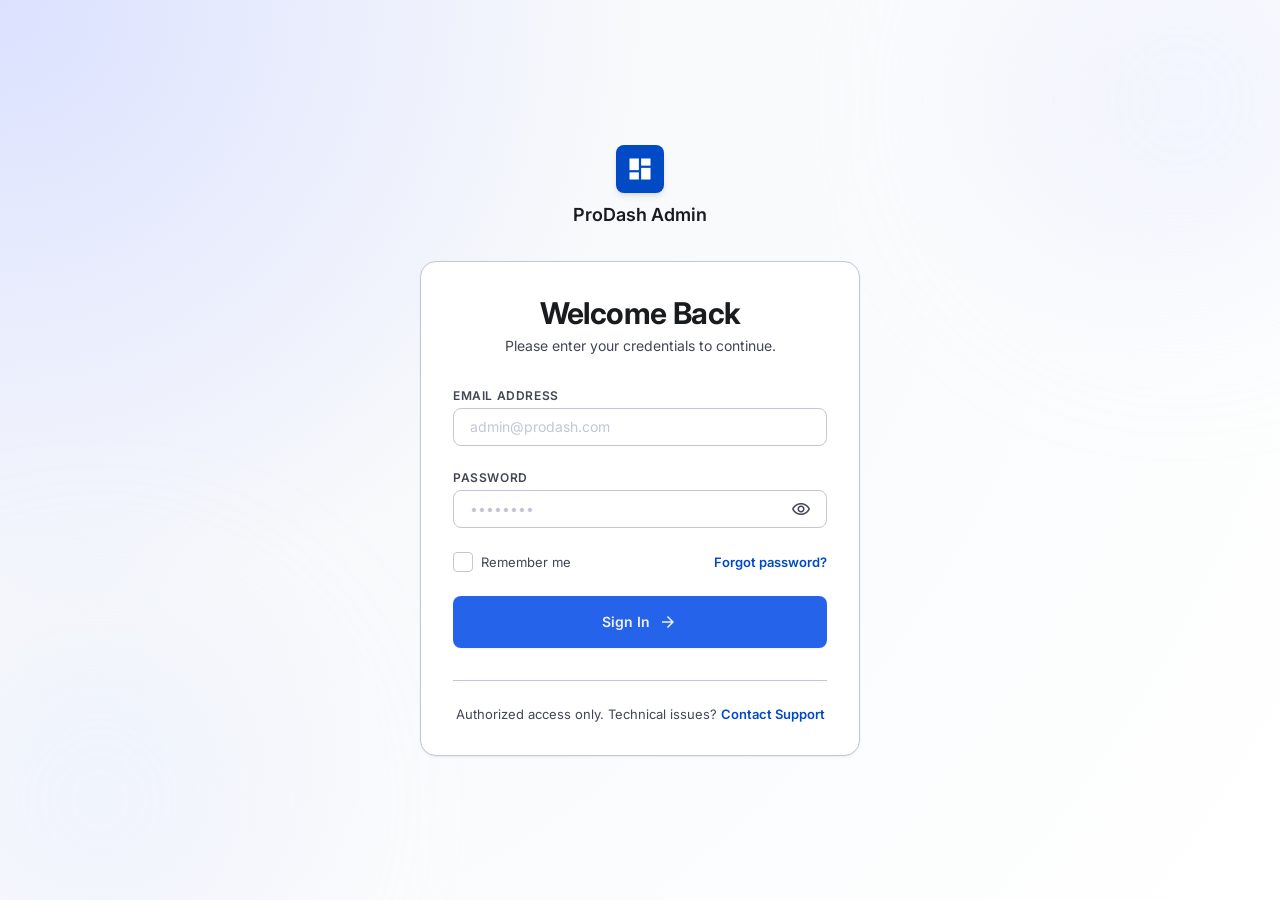
<file: index.html>
<!DOCTYPE html>
<html lang="en">
<head>
  <meta charset="utf-8" />
  <meta name="viewport" content="width=device-width, initial-scale=1.0" />
  <title>Login | ProDash Admin</title>
  <meta name="description" content="ProDash Admin — Secure login portal for authorized administrators." />

  <!-- Fonts -->
  <link rel="preconnect" href="https://fonts.googleapis.com" />
  <link rel="preconnect" href="https://fonts.gstatic.com" crossorigin />
  <link href="https://fonts.googleapis.com/css2?family=Inter:wght@400;500;600;700&display=swap" rel="stylesheet" />
  <link href="https://fonts.googleapis.com/css2?family=Material+Symbols+Outlined:wght,FILL@100..700,0..1&display=swap" rel="stylesheet" />

  <style>
    /* ===== CSS Reset & Base ===== */
    *, *::before, *::after {
      margin: 0;
      padding: 0;
      box-sizing: border-box;
    }

    /* ===== Design Tokens ===== */
    :root {
      /* Colors */
      --color-primary: #004ac6;
      --color-primary-container: #2563eb;
      --color-on-primary: #ffffff;
      --color-on-primary-container: #eeefff;
      --color-surface: #f7f9fb;
      --color-surface-container-lowest: #ffffff;
      --color-on-surface: #191c1e;
      --color-on-surface-variant: #434655;
      --color-on-background: #191c1e;
      --color-outline-variant: #c3c6d7;
      --color-secondary-container: #dae2fd;
      --color-primary-fixed: #dbe1ff;
      --color-error: #ba1a1a;

      /* Typography */
      --font-family: 'Inter', -apple-system, BlinkMacSystemFont, 'Segoe UI', Roboto, sans-serif;

      /* Spacing */
      --space-xs: 0.25rem;
      --space-sm: 0.5rem;
      --space-md: 1rem;
      --space-lg: 1.5rem;
      --space-xl: 2rem;

      /* Radii */
      --radius-sm: 0.25rem;
      --radius-default: 0.5rem;
      --radius-lg: 0.75rem;
      --radius-xl: 1rem;

      /* Shadows */
      --shadow-card: 0px 1px 3px rgba(0, 0, 0, 0.05), 0px 1px 2px rgba(0, 0, 0, 0.03);
      --shadow-logo: 0px 4px 6px -1px rgba(0, 0, 0, 0.1), 0px 2px 4px -2px rgba(0, 0, 0, 0.1);
    }

    /* ===== Body ===== */
    body {
      font-family: var(--font-family);
      font-size: 14px;
      font-weight: 400;
      line-height: 20px;
      color: var(--color-on-background);
      background: radial-gradient(circle at top left, #dbe1ff 0%, #f7f9fb 40%, #ffffff 100%);
      min-height: 100vh;
      display: flex;
      align-items: center;
      justify-content: center;
      padding: var(--space-md);
      position: relative;
      overflow: hidden;
    }

    /* ===== Decorative Background Blobs ===== */
    body::before,
    body::after {
      content: '';
      position: fixed;
      border-radius: 50%;
      filter: blur(80px);
      z-index: -1;
      pointer-events: none;
    }

    body::before {
      width: 400px;
      height: 400px;
      background: rgba(218, 226, 253, 0.25);
      bottom: -100px;
      left: -100px;
    }

    body::after {
      width: 400px;
      height: 400px;
      background: rgba(219, 225, 255, 0.25);
      top: -100px;
      right: -100px;
    }

    /* ===== Login Container ===== */
    .login-container {
      width: 100%;
      max-width: 440px;
      display: flex;
      flex-direction: column;
      gap: var(--space-xl);
      animation: fadeInUp 0.6s cubic-bezier(0.22, 1, 0.36, 1) both;
    }

    @keyframes fadeInUp {
      from {
        opacity: 0;
        transform: translateY(24px);
      }
      to {
        opacity: 1;
        transform: translateY(0);
      }
    }

    /* ===== Logo Section ===== */
    .logo-section {
      display: flex;
      flex-direction: column;
      align-items: center;
      gap: var(--space-sm);
    }

    .logo-icon {
      width: 48px;
      height: 48px;
      background-color: var(--color-primary);
      border-radius: var(--radius-default);
      display: flex;
      align-items: center;
      justify-content: center;
      box-shadow: var(--shadow-logo);
      transition: transform 0.3s ease, box-shadow 0.3s ease;
    }

    .logo-icon:hover {
      transform: translateY(-2px);
      box-shadow: 0px 6px 12px -2px rgba(0, 74, 198, 0.3);
    }

    .logo-icon .material-symbols-outlined {
      color: var(--color-on-primary);
      font-size: 28px;
      font-variation-settings: 'FILL' 1;
    }

    .logo-title {
      font-size: 18px;
      font-weight: 600;
      line-height: 28px;
      color: var(--color-on-surface);
    }

    /* ===== Login Card ===== */
    .login-card {
      background-color: var(--color-surface-container-lowest);
      border: 1px solid var(--color-outline-variant);
      border-radius: var(--radius-xl);
      padding: var(--space-xl);
      box-shadow: var(--shadow-card);
      transition: box-shadow 0.3s ease;
    }

    .login-card:hover {
      box-shadow: 0px 4px 12px rgba(0, 0, 0, 0.06), 0px 2px 4px rgba(0, 0, 0, 0.04);
    }

    /* ===== Card Header ===== */
    .card-header {
      text-align: center;
      margin-bottom: var(--space-xl);
    }

    .card-header h2 {
      font-size: 30px;
      font-weight: 700;
      line-height: 38px;
      letter-spacing: -0.02em;
      color: var(--color-on-surface);
      margin-bottom: var(--space-xs);
    }

    .card-header p {
      font-size: 14px;
      font-weight: 400;
      line-height: 20px;
      color: var(--color-on-surface-variant);
    }

    /* ===== Form ===== */
    .login-form {
      display: flex;
      flex-direction: column;
      gap: var(--space-lg);
    }

    /* ===== Form Group ===== */
    .form-group {
      display: flex;
      flex-direction: column;
      gap: var(--space-xs);
    }

    .form-group label {
      font-size: 12px;
      font-weight: 600;
      line-height: 16px;
      letter-spacing: 0.05em;
      text-transform: uppercase;
      color: var(--color-on-surface-variant);
    }

    .input-wrapper {
      position: relative;
      display: flex;
      align-items: center;
    }

    .form-group input[type="email"],
    .form-group input[type="password"],
    .form-group input[type="text"] {
      width: 100%;
      padding: var(--space-sm) var(--space-md);
      background-color: var(--color-surface-container-lowest);
      border: 1px solid var(--color-outline-variant);
      border-radius: var(--radius-default);
      font-family: var(--font-family);
      font-size: 14px;
      font-weight: 400;
      line-height: 20px;
      color: var(--color-on-surface);
      outline: none;
      transition: border-color 0.2s ease, box-shadow 0.2s ease;
    }

    .form-group input[type="password"],
    .form-group input[type="text"].password-input {
      padding-right: var(--space-xl);
    }

    .form-group input::placeholder {
      color: var(--color-outline-variant);
    }

    .form-group input:focus {
      border-color: var(--color-primary);
      box-shadow: 0 0 0 3px rgba(0, 74, 198, 0.1);
    }

    /* ===== Password Toggle ===== */
    .password-toggle {
      position: absolute;
      right: var(--space-md);
      background: none;
      border: none;
      cursor: pointer;
      color: var(--color-on-surface-variant);
      display: flex;
      align-items: center;
      justify-content: center;
      padding: 0;
      transition: color 0.2s ease;
    }

    .password-toggle:hover {
      color: var(--color-primary);
    }

    .password-toggle .material-symbols-outlined {
      font-size: 20px;
    }

    /* ===== Actions Row ===== */
    .actions-row {
      display: flex;
      align-items: center;
      justify-content: space-between;
    }

    /* ===== Custom Checkbox ===== */
    .checkbox-label {
      display: flex;
      align-items: center;
      gap: var(--space-sm);
      cursor: pointer;
    }

    .checkbox-wrapper {
      position: relative;
      display: flex;
      align-items: center;
    }

    .checkbox-wrapper input[type="checkbox"] {
      appearance: none;
      -webkit-appearance: none;
      width: 20px;
      height: 20px;
      border: 1px solid var(--color-outline-variant);
      border-radius: var(--radius-sm);
      background-color: var(--color-surface-container-lowest);
      cursor: pointer;
      transition: background-color 0.2s ease, border-color 0.2s ease;
    }

    .checkbox-wrapper input[type="checkbox"]:checked {
      background-color: var(--color-primary);
      border-color: var(--color-primary);
    }

    .checkbox-wrapper .check-icon {
      position: absolute;
      left: 50%;
      top: 50%;
      transform: translate(-50%, -50%);
      color: var(--color-on-primary);
      font-size: 16px;
      font-variation-settings: 'wght' 700;
      opacity: 0;
      pointer-events: none;
      transition: opacity 0.15s ease;
    }

    .checkbox-wrapper input[type="checkbox"]:checked + .check-icon {
      opacity: 1;
    }

    .checkbox-label span.checkbox-text {
      font-size: 13px;
      font-weight: 400;
      line-height: 18px;
      color: var(--color-on-surface-variant);
      transition: color 0.2s ease;
    }

    .checkbox-label:hover span.checkbox-text {
      color: var(--color-on-surface);
    }

    /* ===== Forgot Password Link ===== */
    .forgot-link {
      font-size: 13px;
      font-weight: 600;
      line-height: 18px;
      color: var(--color-primary);
      text-decoration: none;
      transition: text-decoration 0.2s ease, opacity 0.2s ease;
    }

    .forgot-link:hover {
      text-decoration: underline;
      opacity: 0.85;
    }

    /* ===== Sign In Button ===== */
    .btn-signin {
      width: 100%;
      padding: var(--space-md) var(--space-lg);
      background-color: var(--color-primary-container);
      color: var(--color-on-primary-container);
      font-family: var(--font-family);
      font-size: 14px;
      font-weight: 600;
      line-height: 20px;
      border: none;
      border-radius: var(--radius-default);
      cursor: pointer;
      display: flex;
      align-items: center;
      justify-content: center;
      gap: var(--space-sm);
      box-shadow: 0 1px 2px rgba(0, 0, 0, 0.05);
      transition: opacity 0.2s ease, transform 0.15s ease, box-shadow 0.2s ease;
    }

    .btn-signin:hover {
      opacity: 0.92;
      box-shadow: 0 4px 12px rgba(37, 99, 235, 0.25);
    }

    .btn-signin:active {
      transform: scale(0.98);
    }

    .btn-signin .material-symbols-outlined {
      font-size: 20px;
    }

    /* ===== Card Footer ===== */
    .card-footer {
      margin-top: var(--space-xl);
      padding-top: var(--space-lg);
      border-top: 1px solid var(--color-outline-variant);
      text-align: center;
    }

    .card-footer p {
      font-size: 13px;
      font-weight: 400;
      line-height: 18px;
      color: var(--color-on-surface-variant);
    }

    .card-footer a {
      color: var(--color-primary);
      font-weight: 600;
      text-decoration: none;
      transition: text-decoration 0.2s ease;
    }

    .card-footer a:hover {
      text-decoration: underline;
    }

    /* ===== Responsive ===== */
    @media (max-width: 480px) {
      .login-card {
        padding: var(--space-lg);
      }

      .card-header h2 {
        font-size: 24px;
        line-height: 32px;
      }
    }
  </style>
</head>
<body>

  <div class="login-container">

    <!-- Logo Section -->
    <div class="logo-section">
      <div class="logo-icon" id="logo-icon">
        <span class="material-symbols-outlined">dashboard</span>
      </div>
      <h1 class="logo-title">ProDash Admin</h1>
    </div>

    <!-- Login Card -->
    <div class="login-card">

      <!-- Header -->
      <div class="card-header">
        <h2>Welcome Back</h2>
        <p>Please enter your credentials to continue.</p>
      </div>

      <!-- Form -->
      <form class="login-form" id="login-form" onsubmit="return handleSubmit(event)">

        <!-- Email -->
        <div class="form-group">
          <label for="email-input">Email Address</label>
          <div class="input-wrapper">
            <input
              type="email"
              id="email-input"
              placeholder="admin@prodash.com"
              autocomplete="email"
              required
            />
          </div>
        </div>

        <!-- Password -->
        <div class="form-group">
          <label for="password-input">Password</label>
          <div class="input-wrapper">
            <input
              type="password"
              id="password-input"
              placeholder="••••••••"
              autocomplete="current-password"
              required
            />
            <button
              type="button"
              class="password-toggle"
              id="password-toggle"
              aria-label="Toggle password visibility"
              onclick="togglePassword()"
            >
              <span class="material-symbols-outlined" id="visibility-icon">visibility</span>
            </button>
          </div>
        </div>

        <!-- Actions -->
        <div class="actions-row">
          <label class="checkbox-label" for="remember-me">
            <div class="checkbox-wrapper">
              <input type="checkbox" id="remember-me" />
              <span class="material-symbols-outlined check-icon">check</span>
            </div>
            <span class="checkbox-text">Remember me</span>
          </label>
          <a href="#" class="forgot-link" id="forgot-password-link">Forgot password?</a>
        </div>

        <!-- Sign In Button -->
        <button type="submit" class="btn-signin" id="signin-button">
          Sign In
          <span class="material-symbols-outlined">arrow_forward</span>
        </button>

      </form>

      <!-- Footer -->
      <div class="card-footer">
        <p>Authorized access only. Technical issues? <a href="#" id="contact-support-link">Contact Support</a></p>
      </div>

    </div>

  </div>

  <script>
    // Toggle password visibility
    function togglePassword() {
      const passwordInput = document.getElementById('password-input');
      const visibilityIcon = document.getElementById('visibility-icon');

      if (passwordInput.type === 'password') {
        passwordInput.type = 'text';
        visibilityIcon.textContent = 'visibility_off';
      } else {
        passwordInput.type = 'password';
        visibilityIcon.textContent = 'visibility';
      }
    }

    // Handle form submit
    function handleSubmit(event) {
      event.preventDefault();

      const email = document.getElementById('email-input').value;
      const password = document.getElementById('password-input').value;
      const button = document.getElementById('signin-button');

      // Visual feedback
      button.textContent = 'Signing in…';
      button.style.pointerEvents = 'none';
      button.style.opacity = '0.7';

      // Simulate sign-in (replace with real auth)
      setTimeout(() => {
        button.innerHTML = 'Sign In <span class="material-symbols-outlined" style="font-size:20px">arrow_forward</span>';
        button.style.pointerEvents = '';
        button.style.opacity = '';
        alert('Login submitted for: ' + email);
      }, 1500);

      return false;
    }
  </script>

</body>
</html>
</file>
